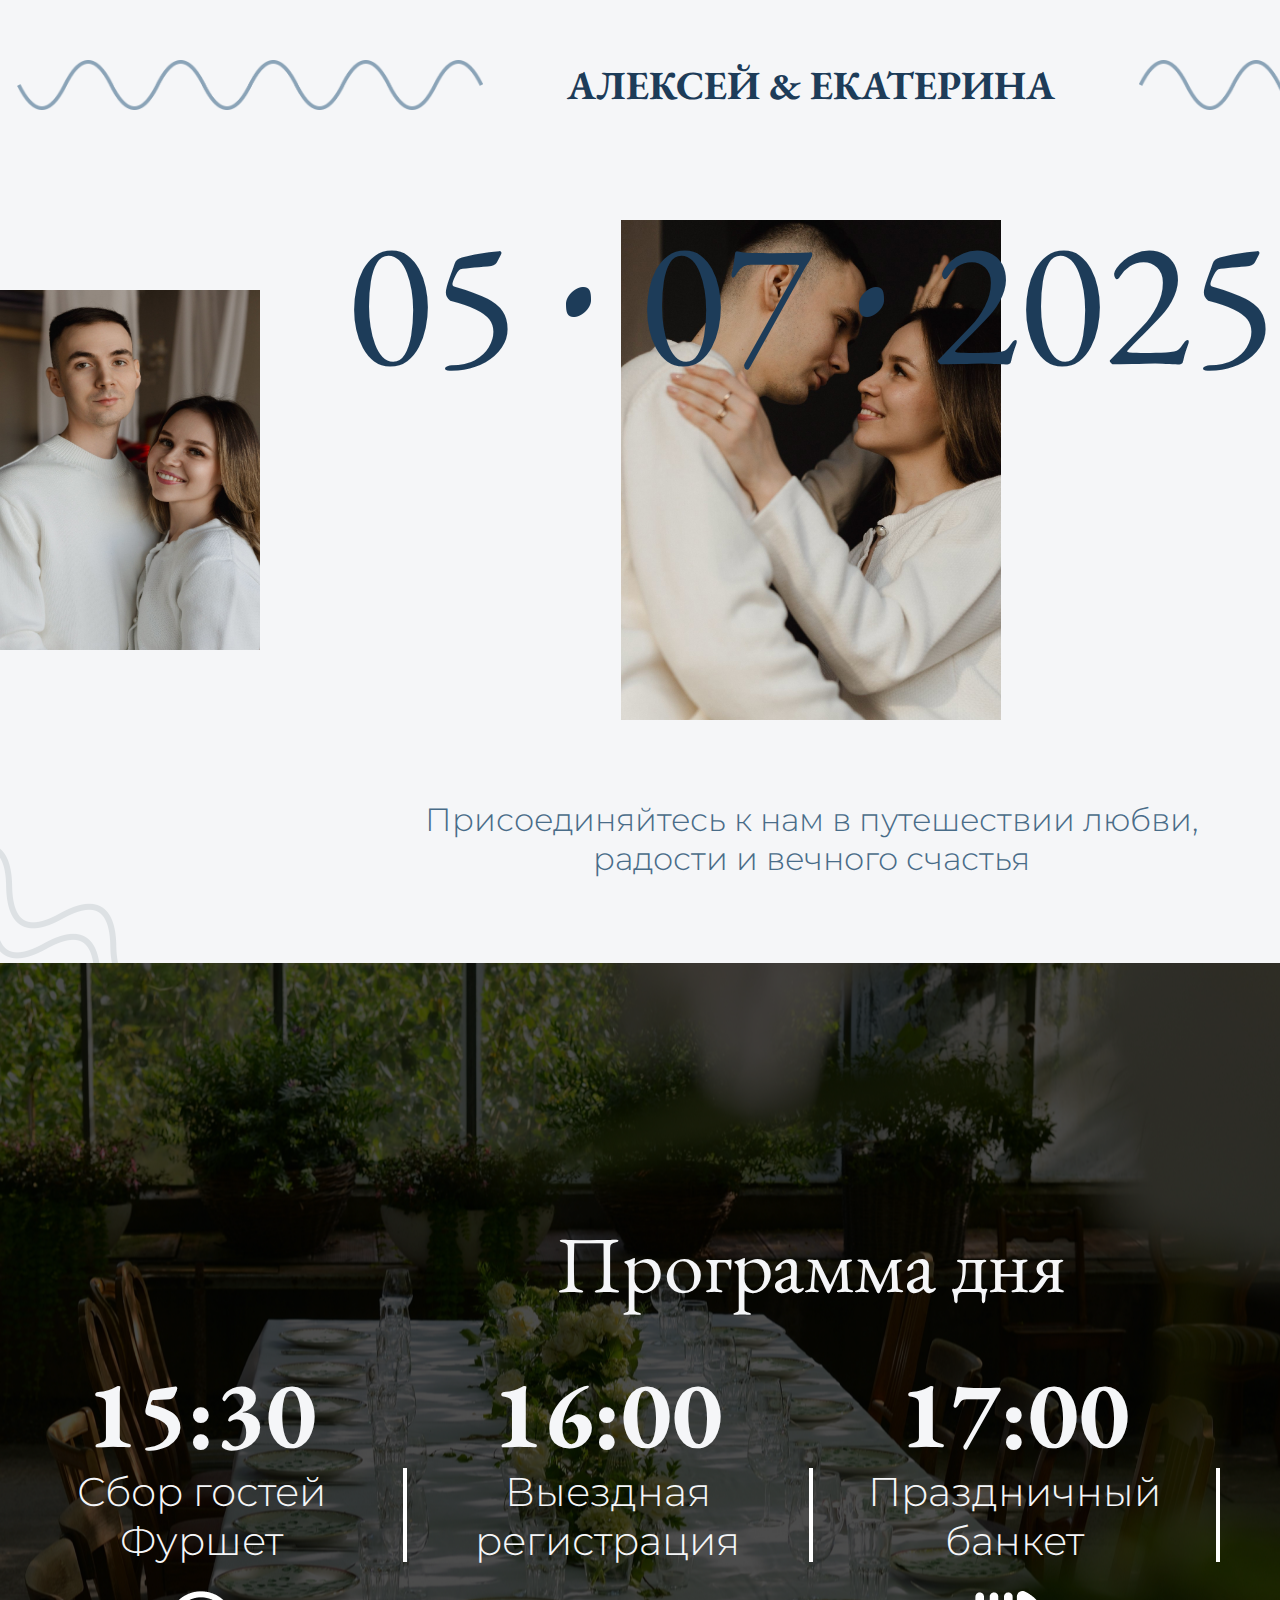
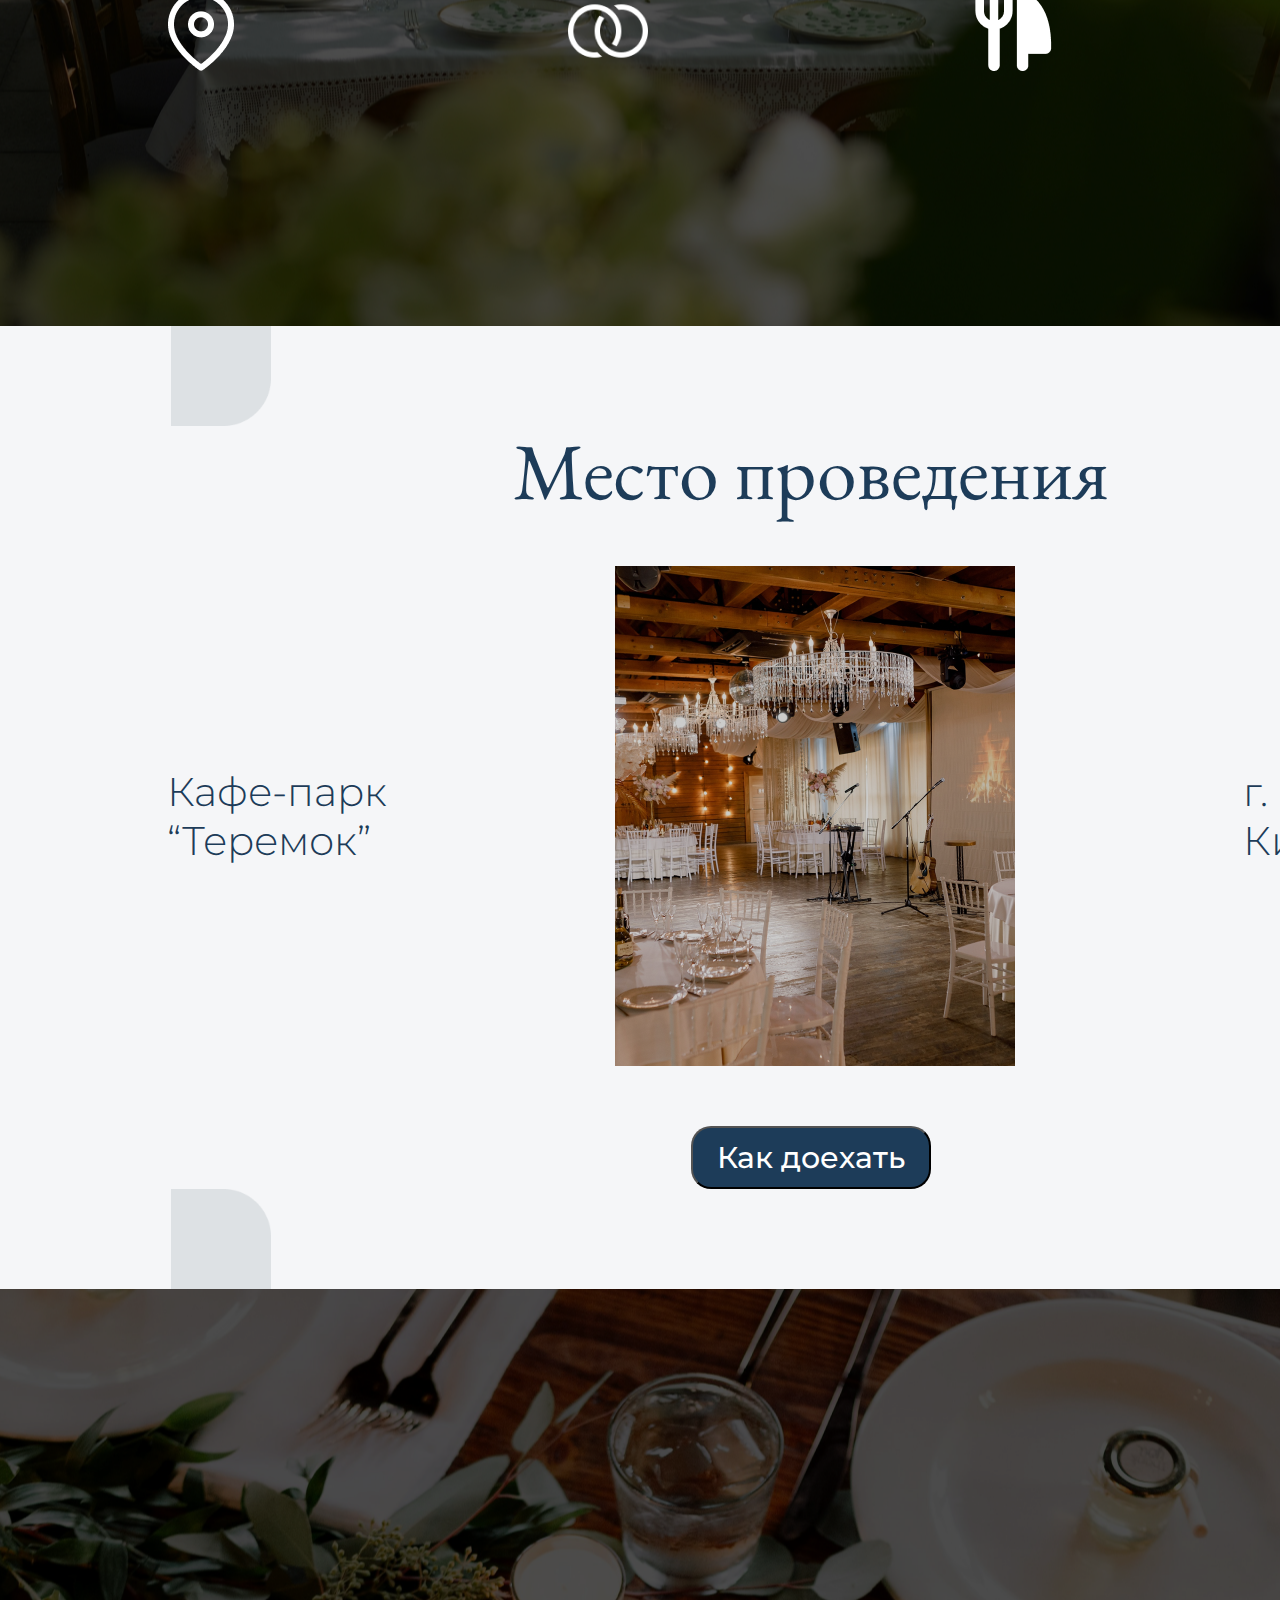
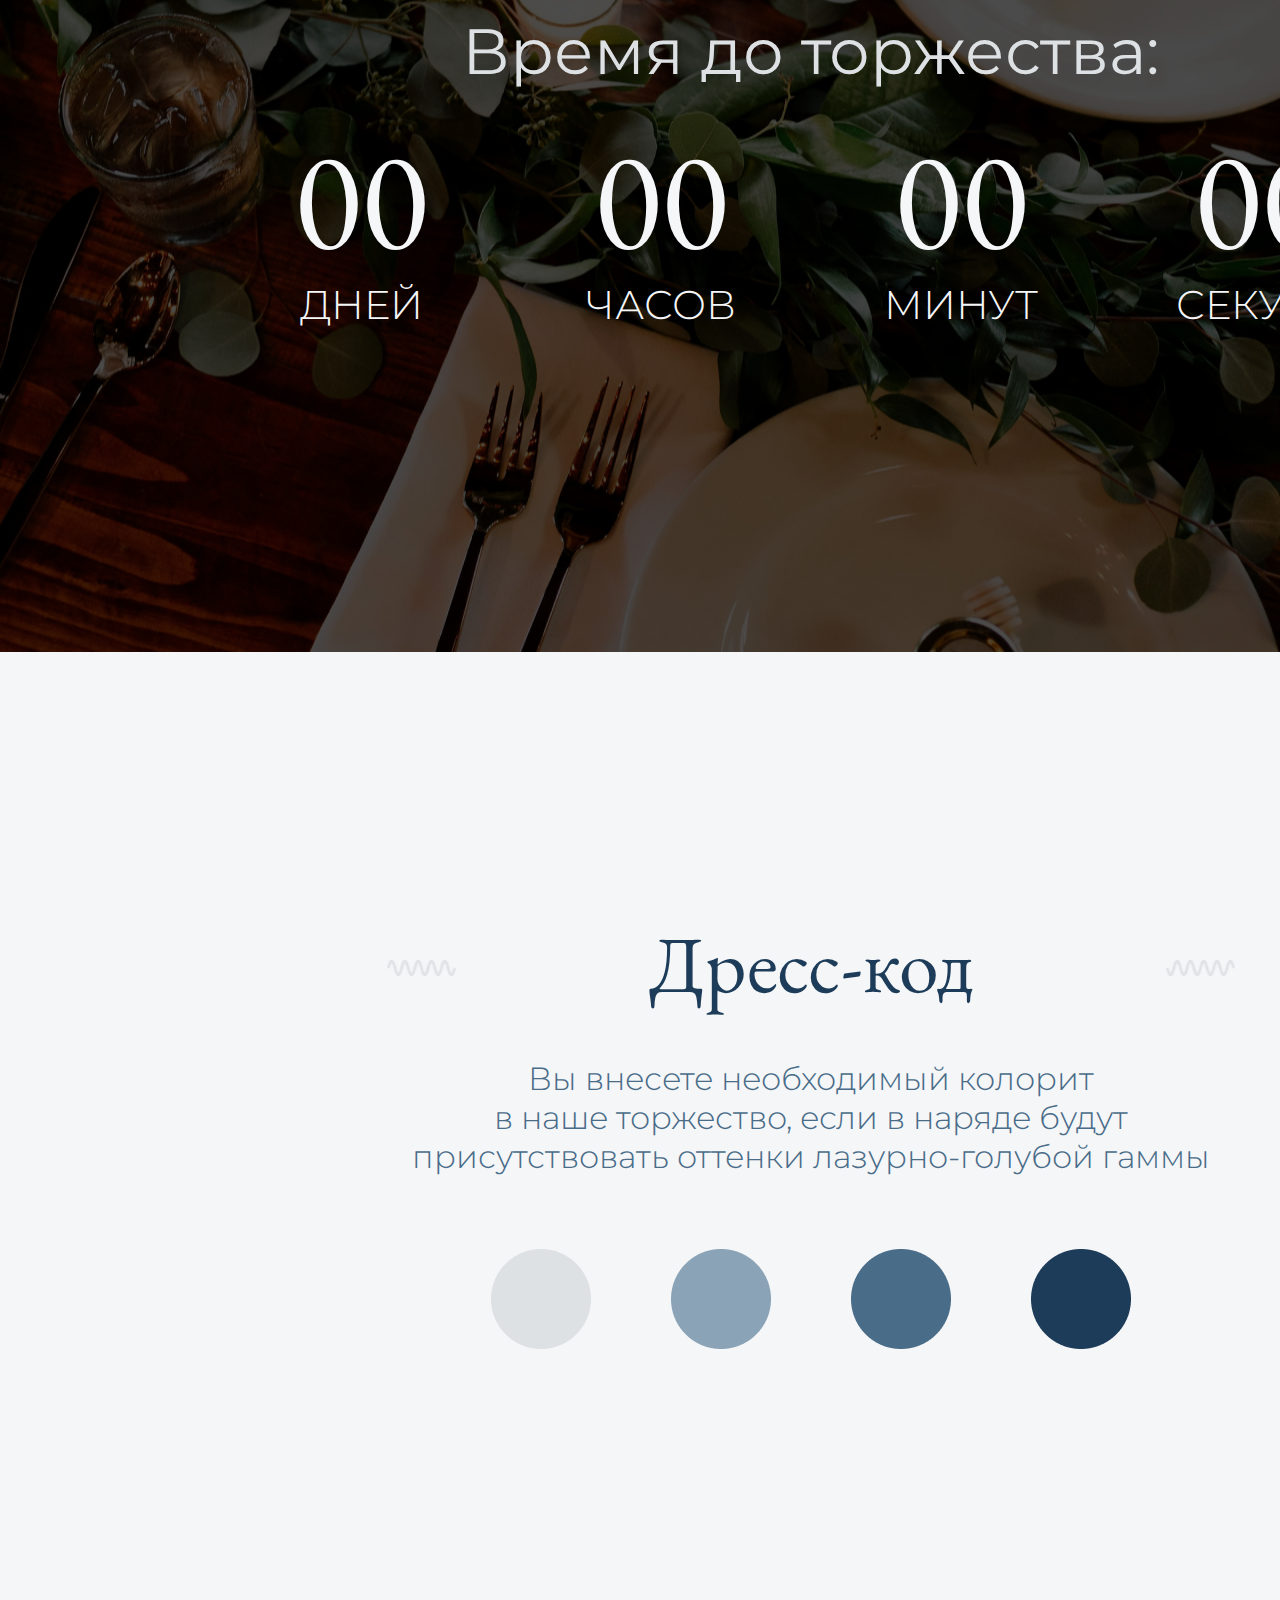
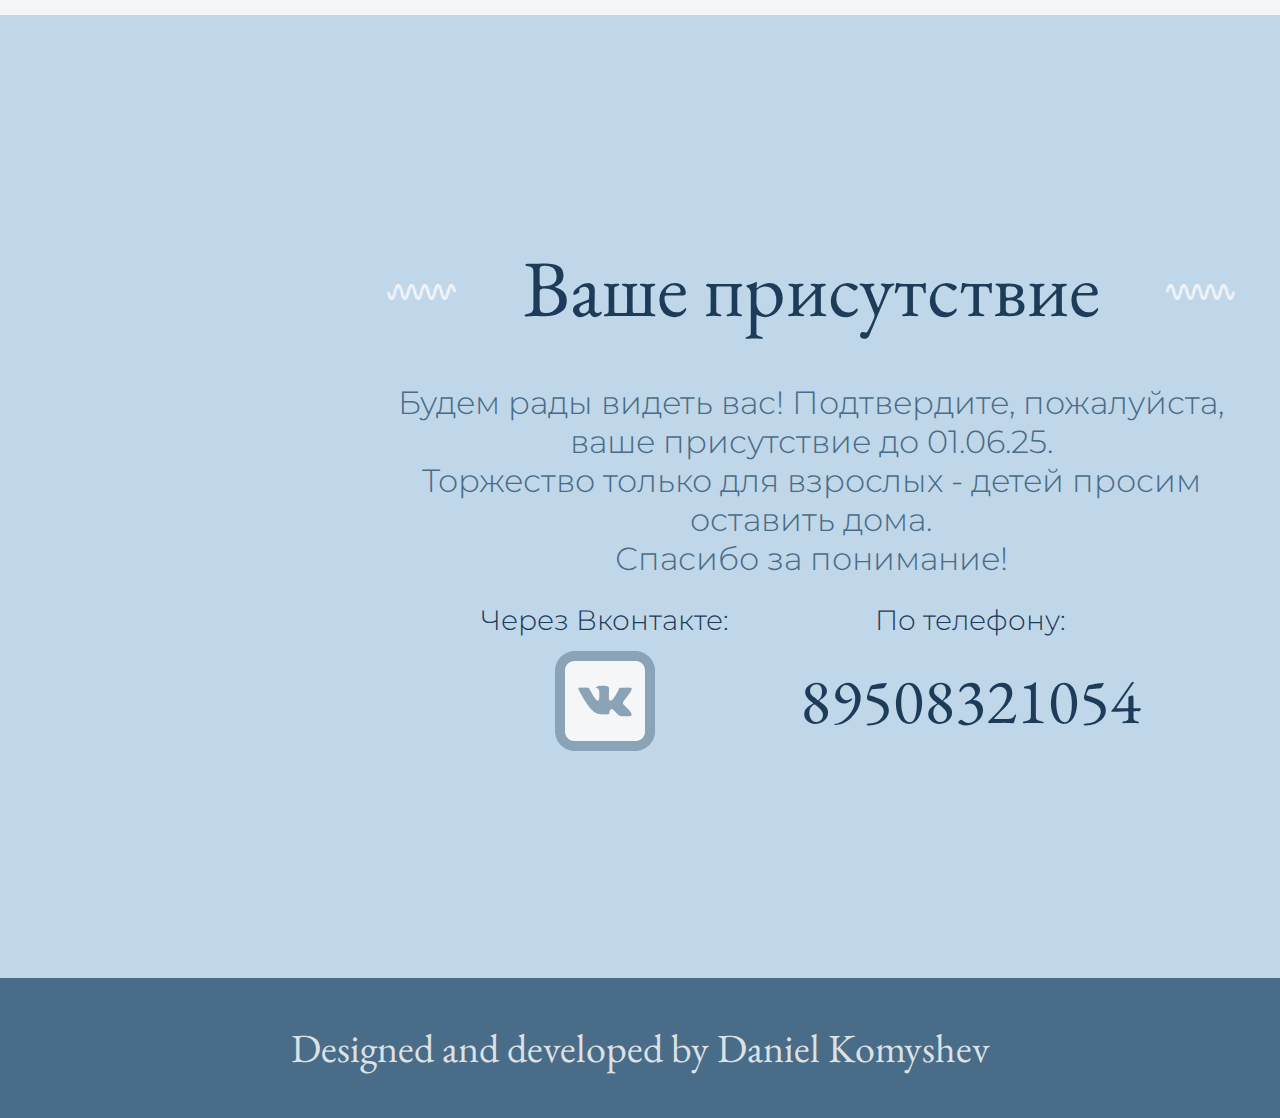
<file: index.html>
<!DOCTYPE html>
<html lang="en">
<head>
    <meta charset="UTF-8">
    <meta name="viewport" content="width=device-width, initial-scale=1.0">
    <title>wedding website</title>
    <link rel="stylesheet" href="./css/style.css">
    <script src="https://ajax.googleapis.com/ajax/libs/jquery/3.7.1/jquery.min.js"></script>
    <script src="./js/script.js"></script>
</head>
<body>
    <header>
        <div class="header">
            <div class="size-container">
                <div class="header-content">
                    <div class="headone wave"></div>
                    <h1 class="header-text">АЛЕКСЕЙ & ЕКАТЕРИНА</h1>
                    <div class="headtwo wave"></div>
                </div>
            </div>
        </div>
    </header>
    <main>
        <div class="main-container">
            <div class="size-container">
                <div class="main-content">
                    <div class="wed-time">
                        <h1 class="num">05</h1>
                        <img src="./img/ellipse.png" alt="dote" class="ellipse">
                        <h1 class="num">07</h1>
                        <img src="./img/ellipse.png" alt="dote" class="ellipse">
                        <h1 class="num">2025</h1>
                    </div>
                    <div class="photos">
                        <img src="./img/left.jpg" alt="photo" class="corner-photo">
                        <img src="./img/front-2.jpg" alt="photo" class="mid-photo">
                        <img src="./img/right.jpg" alt="photo" class="corner-photo">
                    </div>
                    <h1 class="speach">Присоединяйтесь к нам в путешествии любви, радости и вечного счастья</h1>
                    <img src="./img/wave_corner_1.png" alt="wave" class="left-wave">
                    <img src="./img/wave_corner_2.png" alt="wave" class="right-wave">
                </div>
            </div>
        </div>
        <div class="plan-container">
            <div class="size-container">
                <div class="plan-content">
                    <h1 class="plan-text">Программа дня</h1>
                    <div class="schedule">
                        <div class="sched-block">
                            <div class="sched-text">
                                <h1 class="time">15:30</h1>
                                <p class="info">Сбор гостей Фуршет</p>
                            </div>
                            <img src="./img/pin_ico.png" alt="pin" class="event-ico">
                        </div>
                        <div class="divider"></div>
                        <div class="sched-block">
                            <div class="sched-text">
                                <h1 class="time">16:00</h1>
                                <p class="info">Выездная регистрация</p>
                            </div>
                            <img src="./img/rings_ico.png" alt="rings" class="event-ico">
                        </div>
                        <div class="divider"></div>
                        <div class="sched-block">
                            <div class="sched-text">
                                <h1 class="time">17:00</h1>
                                <p class="info">Праздничный банкет</p>
                            </div>
                            <img src="./img/fork_ico.png" alt="fork" class="event-ico">
                        </div>
                        <div class="divider"></div>
                        <div class="sched-block">
                            <div class="sched-text">
                                <h1 class="time">22:00</h1>
                                <p class="info crack">After<br>party</p>
                            </div>
                            <img src="./img/crackers_ico.png" alt="crackers" class="event-ico">
                        </div>
                    </div>
                </div>
            </div>
        </div>
        <div class="place-container">
            <div class="size-container">
                <div class="plan-content">
                    <div class="corners">
                        <img src="./img/rectangle.png" alt="corner" class="corner one">
                        <img src="./img/rectangle.png" alt="corner" class="corner two">
                    </div>
                    <h1 class="place-header">Место проведения</h1>
                    <div class="place">
                        <p class="adress">Кафе-парк<br>“Теремок”</p>
                        <img src="./img/place.png" alt="place" class="place-img">
                        <p class="adress">г. Ижевск<br>Кирова, 10</p>
                    </div>
                    <div class="waves-vert">
                        <img src="./img/wave_vert.png" alt="wave" class="wave1">
                        <img src="./img/wave_vert.png" alt="wave" class="wave2">
                    </div>
                    <input type="button" value="Как доехать" class="place-btn" onclick = "location.href = 'https://yandex.ru/maps/?um=constructor%3A44982673c25035449e0eaf9177560331ac817f248cecb61ef45f1d7a0e6ee724&source=constructorLink'">
                    <div class="corners">
                        <img src="./img/rectangle.png" alt="corner" class="corner three">
                        <img src="./img/rectangle.png" alt="corner" class="corner four">
                    </div>
                </div>
            </div>
        </div>
        <div class="time-container">
            <div class="size-container">
                <div class="plan-content">
                    <h1 class="time-header">Время до торжества:</h1>
                    <div class="timer">
                        <div class="digit">
                            <h1 class="int" id="day">00</h1>
                            <h2 class="int-text" id="day-text"></h2>
                        </div>
                        <div class="digit">
                            <h1 class="int" id="hour">00</h1>
                            <h2 class="int-text" id="hour-text"></h2>
                        </div>
                        <div class="digit">
                            <h1 class="int" id="minute">00</h1>
                            <h2 class="int-text" id="minute-text"></h2>
                        </div>
                        <div class="digit">
                            <h1 class="int" id="second">00</h1>
                            <h2 class="int-text" id="second-text"></h2>
                        </div>
                    </div>
                </div>
            </div>
        </div>
        <div class="dress-container">
            <div class="size-container">
                <div class="plan-content">
                    <div class="dress-header-block">
                        <div class="dresscode1 waves"></div>
                        <h1 class="dress-header">Дресс-код</h1>
                        <div class="dresscode2 waves"></div>
                    </div>
                    <div class="waves-vert">
                        <img src="./img/wave_vert.png" alt="wave" class="wave1">
                        <img src="./img/wave_vert.png" alt="wave" class="wave2">
                    </div>
                    <p class="dress-info">Вы внесете необходимый колорит<br>в наше торжество, если в наряде будут<br>присутствовать оттенки лазурно-голубой гаммы</p>
                    <div class="colors">
                        <img src="./img/white.png" alt="circle" class="circle">
                        <img src="./img/light-blue.png" alt="circle" class="circle">
                        <img src="./img/blue.png" alt="circle" class="circle">
                        <img src="./img/dark-blue.png" alt="circle" class="circle">
                    </div>
                </div>
            </div>
        </div>
        <div class="end-container">
            <div class="size-container">
                <div class="plan-content">
                    <div class="dress-header-block end">
                        <div class="invite1 waves"></div>
                        <h1 class="dress-header">Ваше присутствие</h1>
                        <div class="invite2 waves"></div>
                    </div>
                    <div class="waves-vert">
                        <img src="./img/wave_vert_2.png" alt="wave" class="wave1">
                        <img src="./img/wave_vert_2.png" alt="wave" class="wave2">
                    </div>
                    <p class="dress-info">Будем рады видеть вас! Подтвердите, пожалуйста, ваше присутствие до 01.06.25.<br>Торжество только для взрослых - детей просим оставить дома.<br>Спасибо за понимание!</p>
                    <div class="contacts">
                        <div class="cont-block">
                            <h1 class="head">Через Вконтакте:</h1>
                            <input type="button" class="vk-ico" onclick = "location.href = 'https://vk.com/katerina_dmtrvna'">
                        </div>
                        <div class="cont-block">
                            <h1 class="head">По телефону:</h1>
                            <p class="number">89508321054</p>
                        </div>
                    </div>
                </div>
            </div>
        </div>
    </main>
    <footer>
        <div class="footer">
            <a href="https://t.me/bruhmomento77" class="dev-dm">Designed and developed by Daniel Komyshev</a>
        </div>
    </footer>
</body>
</html>
</file>
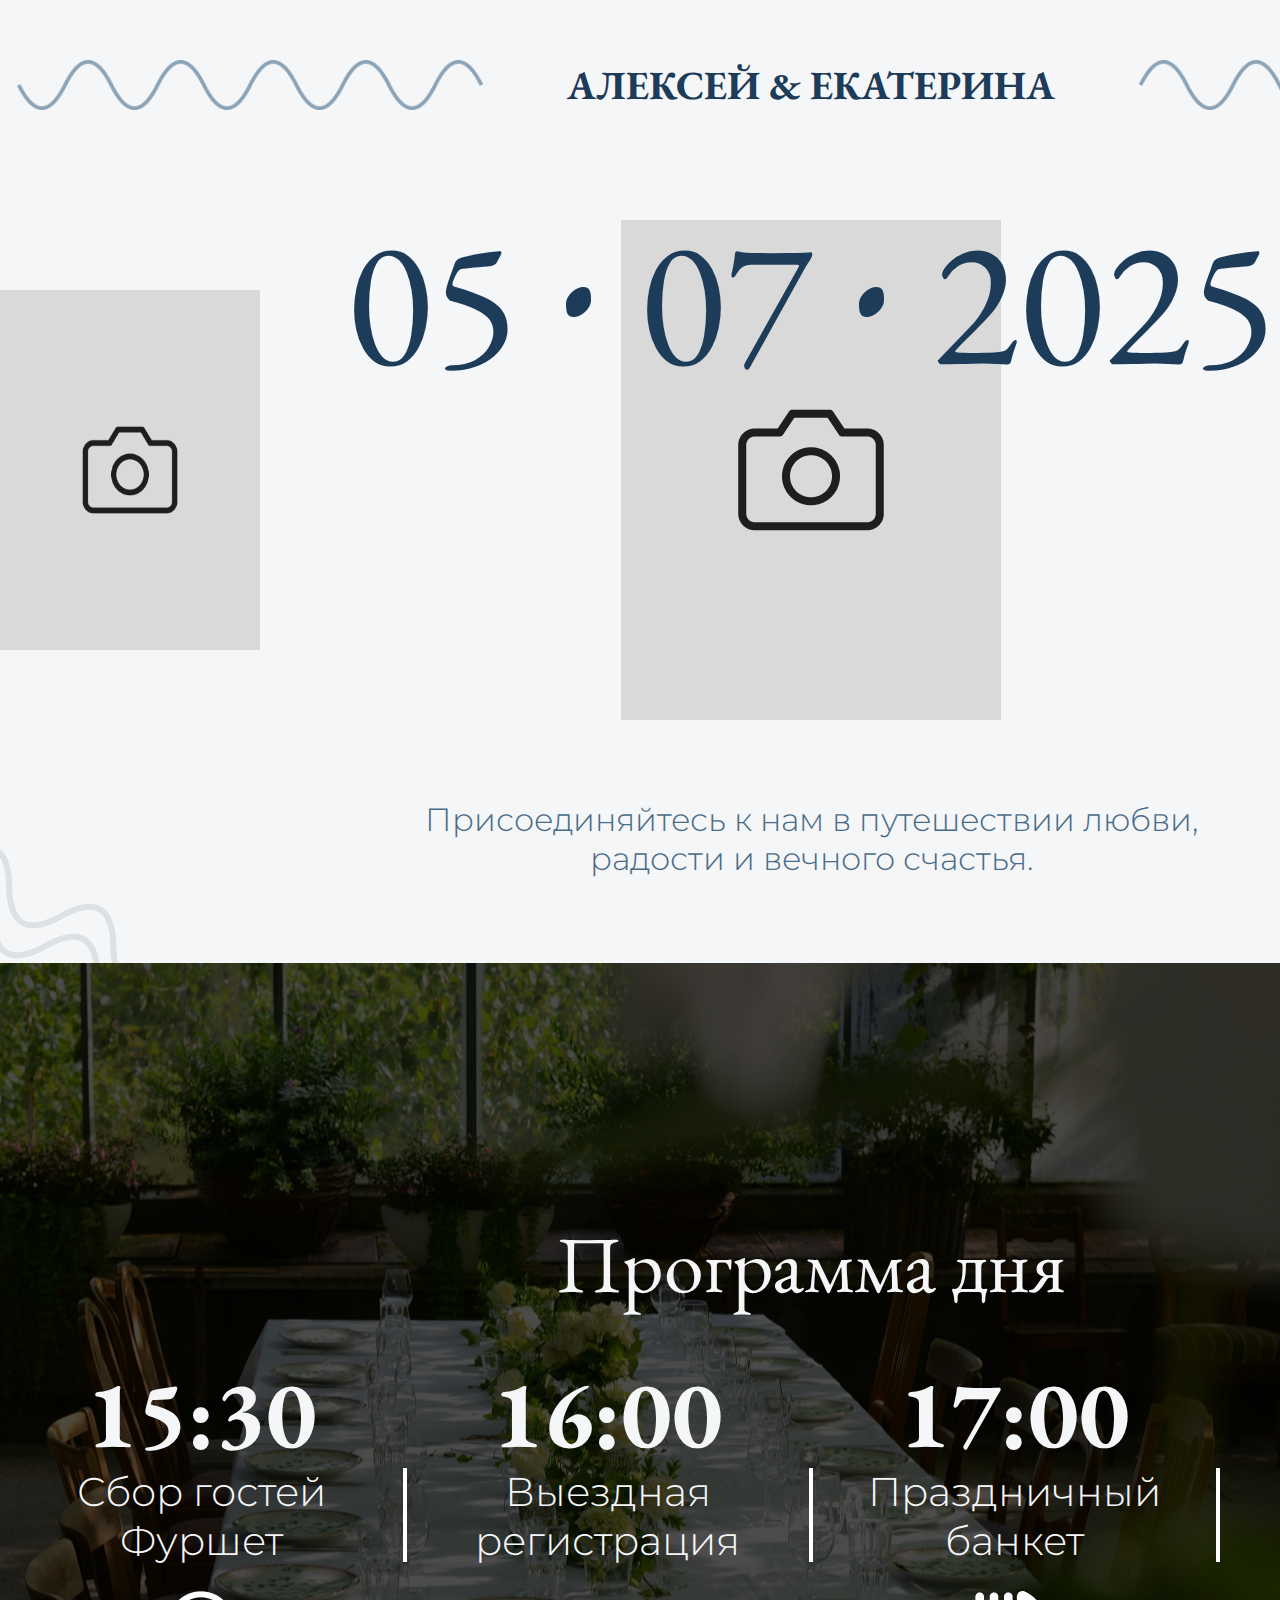
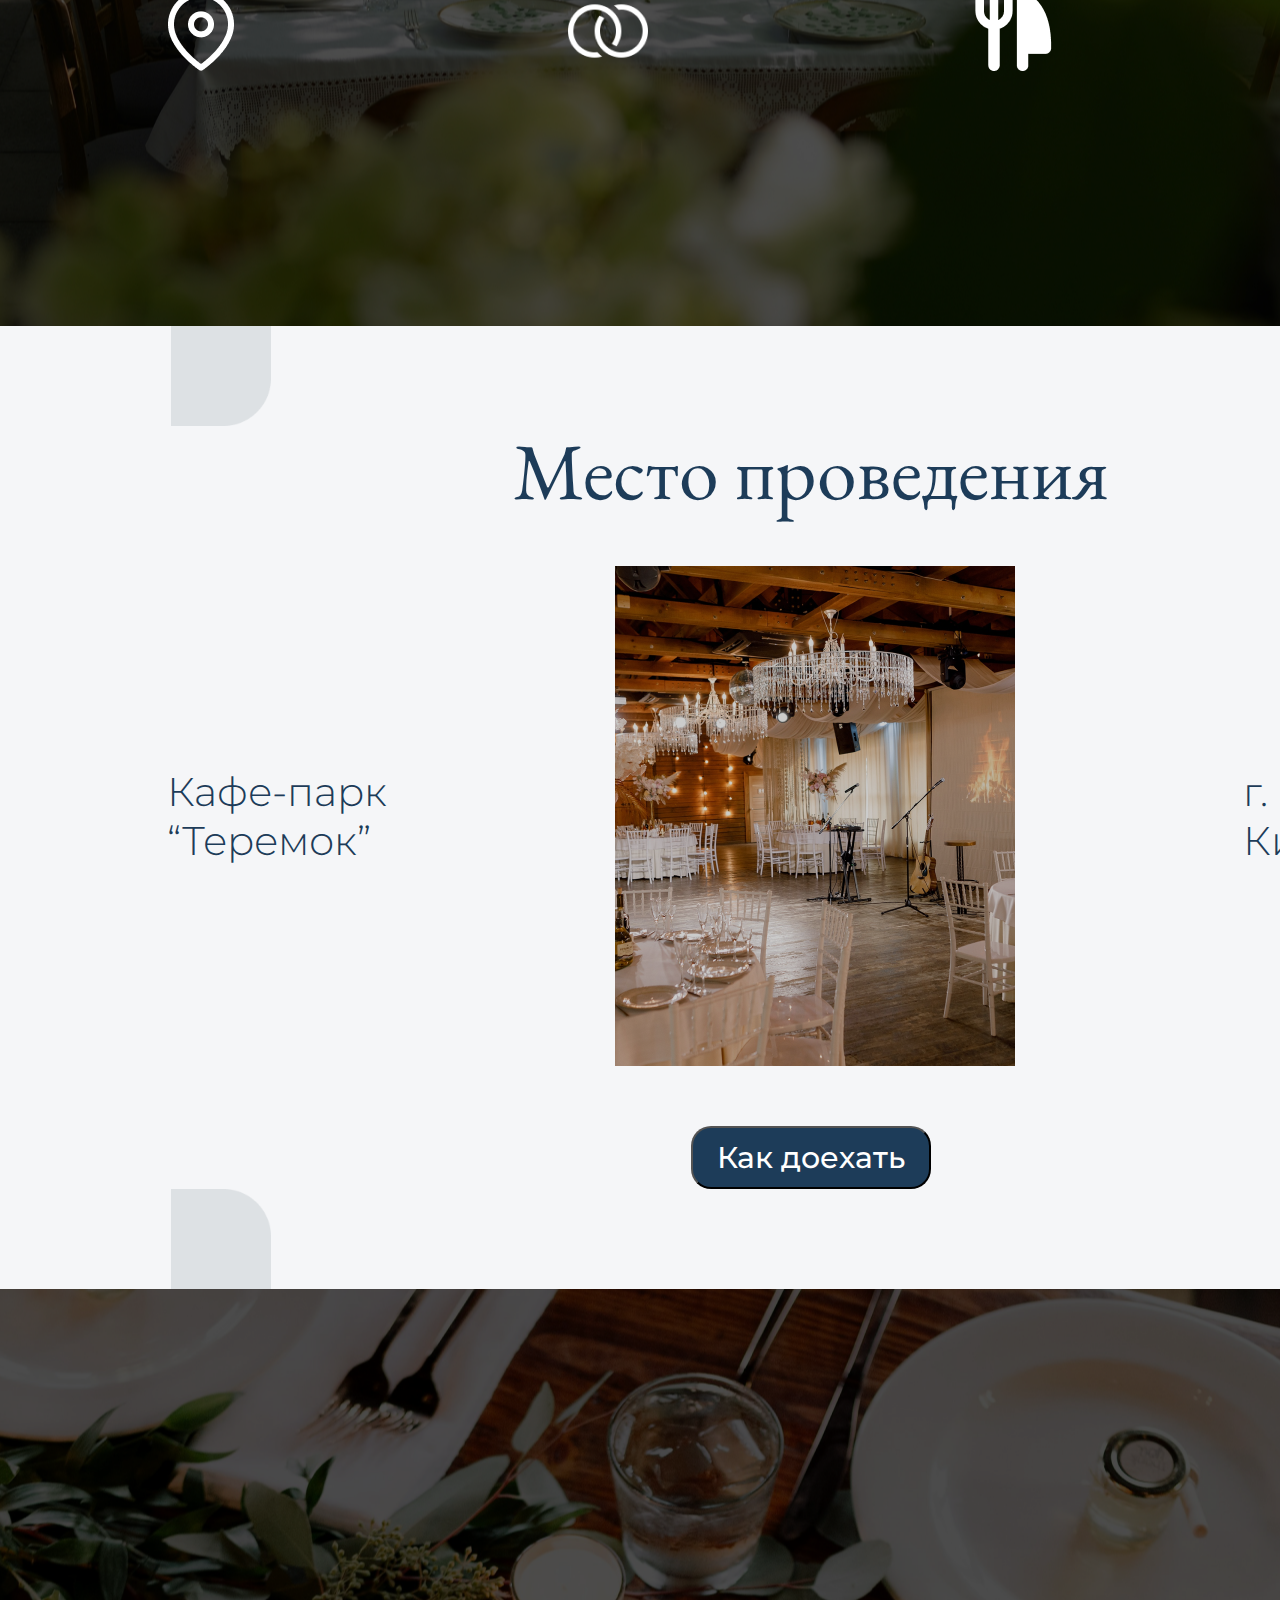
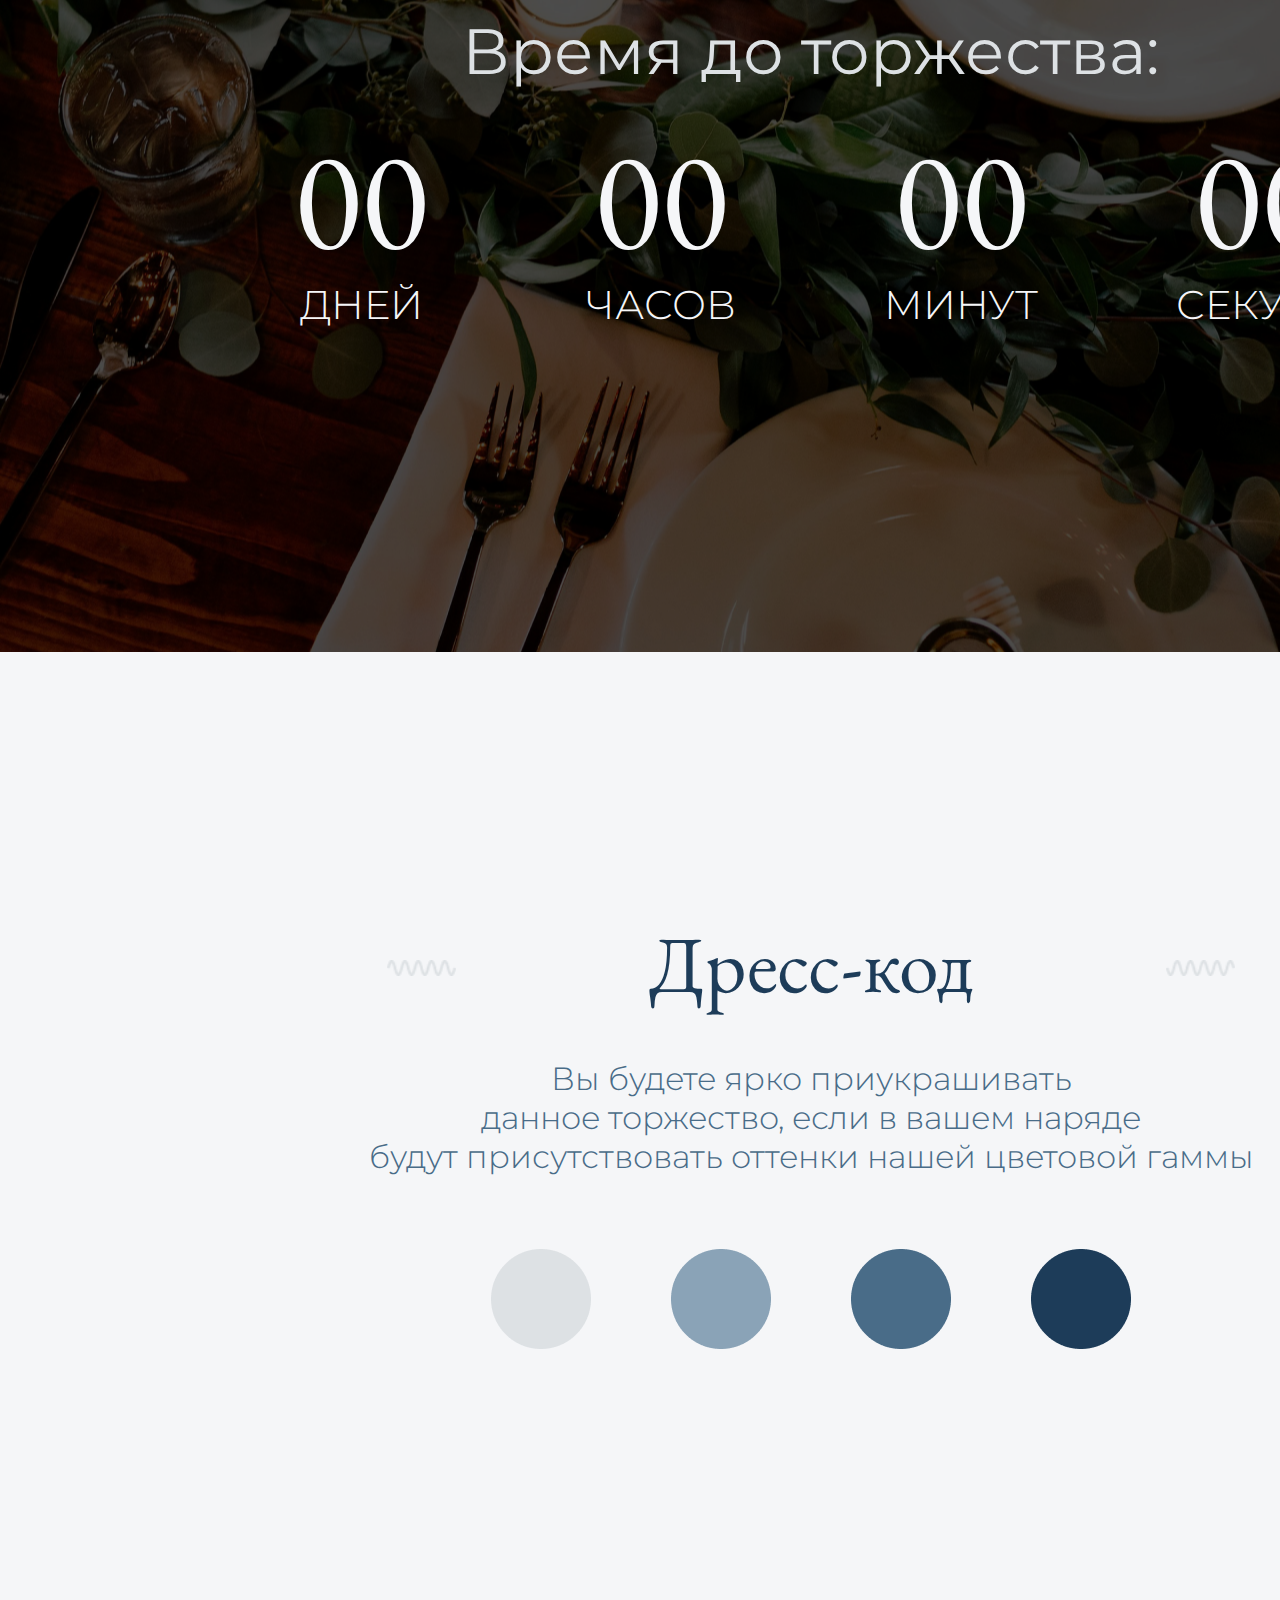
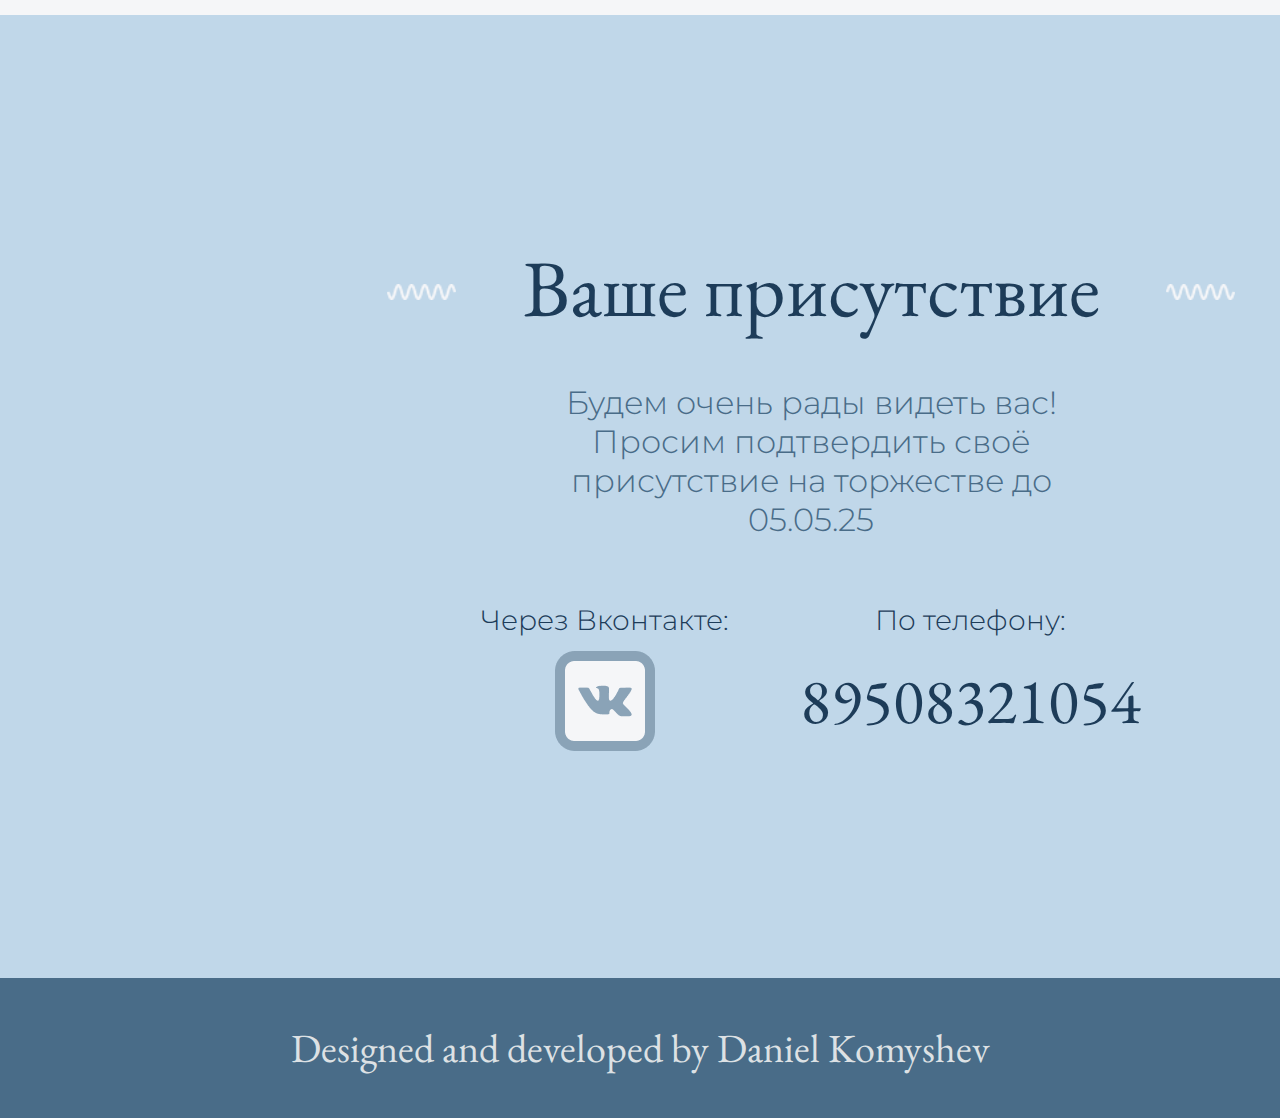
<file: main.html>
<!DOCTYPE html>
<html lang="en">
<head>
    <meta charset="UTF-8">
    <meta name="viewport" content="width=device-width, initial-scale=1.0">
    <title>wedding website</title>
    <link rel="stylesheet" href="./css/style.css">
    <script src="https://ajax.googleapis.com/ajax/libs/jquery/3.7.1/jquery.min.js"></script>
    <script src="./js/script.js"></script>
</head>
<body>
    <header>
        <div class="header">
            <div class="size-container">
                <div class="header-content">
                    <div class="headone wave"></div>
                    <h1 class="header-text">АЛЕКСЕЙ & ЕКАТЕРИНА</h1>
                    <div class="headtwo wave"></div>
                </div>
            </div>
        </div>
    </header>
    <main>
        <div class="main-container">
            <div class="size-container">
                <div class="main-content">
                    <div class="wed-time">
                        <h1 class="num">05</h1>
                        <img src="./img/ellipse.png" alt="dote" class="ellipse">
                        <h1 class="num">07</h1>
                        <img src="./img/ellipse.png" alt="dote" class="ellipse">
                        <h1 class="num">2025</h1>
                    </div>
                    <div class="photos">
                        <img src="./img/example.png" alt="photo" class="corner-photo">
                        <img src="./img/example.png" alt="photo" class="mid-photo">
                        <img src="./img/example.png" alt="photo" class="corner-photo">
                    </div>
                    <h1 class="speach">Присоединяйтесь к нам в путешествии любви, радости и вечного счастья.</h1>
                    <img src="./img/wave_corner_1.png" alt="wave" class="left-wave">
                    <img src="./img/wave_corner_2.png" alt="wave" class="right-wave">
                </div>
            </div>
        </div>
        <div class="plan-container">
            <div class="size-container">
                <div class="plan-content">
                    <h1 class="plan-text">Программа дня</h1>
                    <div class="schedule">
                        <div class="sched-block">
                            <div class="sched-text">
                                <h1 class="time">15:30</h1>
                                <p class="info">Сбор гостей Фуршет</p>
                            </div>
                            <img src="./img/pin_ico.png" alt="pin" class="event-ico">
                        </div>
                        <div class="divider"></div>
                        <div class="sched-block">
                            <div class="sched-text">
                                <h1 class="time">16:00</h1>
                                <p class="info">Выездная регистрация</p>
                            </div>
                            <img src="./img/rings_ico.png" alt="rings" class="event-ico">
                        </div>
                        <div class="divider"></div>
                        <div class="sched-block">
                            <div class="sched-text">
                                <h1 class="time">17:00</h1>
                                <p class="info">Праздничный банкет</p>
                            </div>
                            <img src="./img/fork_ico.png" alt="fork" class="event-ico">
                        </div>
                        <div class="divider"></div>
                        <div class="sched-block">
                            <div class="sched-text">
                                <h1 class="time">22:00</h1>
                                <p class="info crack">After<br>party</p>
                            </div>
                            <img src="./img/crackers_ico.png" alt="crackers" class="event-ico">
                        </div>
                    </div>
                </div>
            </div>
        </div>
        <div class="place-container">
            <div class="size-container">
                <div class="plan-content">
                    <div class="corners">
                        <img src="./img/rectangle.png" alt="corner" class="corner one">
                        <img src="./img/rectangle.png" alt="corner" class="corner two">
                    </div>
                    <h1 class="place-header">Место проведения</h1>
                    <div class="place">
                        <p class="adress">Кафе-парк<br>“Теремок”</p>
                        <img src="./img/place.png" alt="place" class="place-img">
                        <p class="adress">г. Ижевск<br>Кирова, 10</p>
                    </div>
                    <div class="waves-vert">
                        <img src="./img/wave_vert.png" alt="wave" class="wave1">
                        <img src="./img/wave_vert.png" alt="wave" class="wave2">
                    </div>
                    <input type="button" value="Как доехать" class="place-btn" onclick = "location.href = 'https://yandex.ru/maps/?um=constructor%3A44982673c25035449e0eaf9177560331ac817f248cecb61ef45f1d7a0e6ee724&source=constructorLink'">
                    <div class="corners">
                        <img src="./img/rectangle.png" alt="corner" class="corner three">
                        <img src="./img/rectangle.png" alt="corner" class="corner four">
                    </div>
                </div>
            </div>
        </div>
        <div class="time-container">
            <div class="size-container">
                <div class="plan-content">
                    <h1 class="time-header">Время до торжества:</h1>
                    <div class="timer">
                        <div class="digit">
                            <h1 class="int" id="day">00</h1>
                            <h2 class="int-text" id="day-text"></h2>
                        </div>
                        <div class="digit">
                            <h1 class="int" id="hour">00</h1>
                            <h2 class="int-text" id="hour-text"></h2>
                        </div>
                        <div class="digit">
                            <h1 class="int" id="minute">00</h1>
                            <h2 class="int-text" id="minute-text"></h2>
                        </div>
                        <div class="digit">
                            <h1 class="int" id="second">00</h1>
                            <h2 class="int-text" id="second-text"></h2>
                        </div>
                    </div>
                </div>
            </div>
        </div>
        <div class="dress-container">
            <div class="size-container">
                <div class="plan-content">
                    <div class="dress-header-block">
                        <div class="dresscode1 waves"></div>
                        <h1 class="dress-header">Дресс-код</h1>
                        <div class="dresscode2 waves"></div>
                    </div>
                    <div class="waves-vert">
                        <img src="./img/wave_vert.png" alt="wave" class="wave1">
                        <img src="./img/wave_vert.png" alt="wave" class="wave2">
                    </div>
                    <p class="dress-info">Вы будете ярко приукрашивать<br>данное торжество, если в вашем наряде<br>будут присутствовать оттенки нашей цветовой гаммы</p>
                    <div class="colors">
                        <img src="./img/white.png" alt="circle" class="circle">
                        <img src="./img/light-blue.png" alt="circle" class="circle">
                        <img src="./img/blue.png" alt="circle" class="circle">
                        <img src="./img/dark-blue.png" alt="circle" class="circle">
                    </div>
                </div>
            </div>
        </div>
        <div class="end-container">
            <div class="size-container">
                <div class="plan-content">
                    <div class="dress-header-block end">
                        <div class="invite1 waves"></div>
                        <h1 class="dress-header">Ваше присутствие</h1>
                        <div class="invite2 waves"></div>
                    </div>
                    <div class="waves-vert">
                        <img src="./img/wave_vert_2.png" alt="wave" class="wave1">
                        <img src="./img/wave_vert_2.png" alt="wave" class="wave2">
                    </div>
                    <p class="dress-info">Будем очень рады видеть вас!<br>Просим подтвердить своё<br>присутствие на торжестве до<br>05.05.25</p>
                    <div class="contacts">
                        <div class="cont-block">
                            <h1 class="head">Через Вконтакте:</h1>
                            <input type="button" class="vk-ico" onclick = "location.href = 'https://vk.com/katerina_dmtrvna'">
                        </div>
                        <div class="cont-block">
                            <h1 class="head">По телефону:</h1>
                            <p class="number">89508321054</p>
                        </div>
                    </div>
                </div>
            </div>
        </div>
    </main>
    <footer>
        <div class="footer">
            <a href="https://t.me/bruhmomento77" class="dev-dm">Designed and developed by Daniel Komyshev</a>
        </div>
    </footer>
</body>
</html>
</file>
<file: css/style.css>
@font-face {
    font-family: gara;
    src: url(../fonts/EBGaramond-VariableFont_wght.ttf);
}
@font-face {
    font-family: mont;
    src: url(../fonts/Montserrat-VariableFont_wght.ttf);
}
*{
    margin: 0;
    padding: 0;
}
.size-container
{
    width: 1622px;
    height: auto;
    margin: 0 auto;
}
.header
{
    background-color: #F5F6F8;
    width: 100%;
    height: 170px;
}
.header-content
{
    height: 170px;
    display: flex;
    justify-content: space-between;
    align-items: center;
}
.wave
{
    background: url("../img/wave_horiz.png") no-repeat center;
    background-size:contain;
    width: 500px;
    height: 50px;
}
.headtwo
{
    transform: scaleX(-1);
}
.header-text
{
    font-family: gara;
    font-style: normal;
    font-weight: 700;
    font-size: 40px;
    line-height: 45px;
    color: #1D3C59;
}
.main-container
{
    background-color: #F5F6F8;
    width: 100%;
    height: 793px;
}
.main-content
{
    height: 793px;
    display: flex;
    align-items: center;
    flex-direction: column;
}
.wed-time
{
    display: flex;
    width: 930px;
    height: 204px;
    justify-content: space-between;
    align-items: center;
    position: absolute;
    z-index: 2;
    margin-top: 30px;
}
.num
{
    font-family: gara;
    font-style: normal;
    font-weight: 400;
    font-size: 180px;
    line-height: 202px;
    color: #1D3C59;
    height: 204px;
}
.ellipse
{
    width: 25px;
    height: 30px;
}
.photos
{
    width: 100%;
    display: flex;
    justify-content: space-between;
    align-items: center;
    position: relative;
    z-index: 1;
    margin-top: 50px;
}
.corner-photo
{
    height: 360px;
    width: 260px;
}
.mid-photo
{
    height: 500px;
    width: 380px;
    object-fit: cover;
}
.speach
{
    font-family: mont;
    font-style: normal;
    font-weight: 300;
    font-size: 32px;
    line-height: 39px;
    text-align: center;
    color: #496C88;
    width: 776px;
    height: 78px;
    margin-top: 80px;
    position: relative;
    z-index: 1;
}
.left-wave
{
    height: 210px;
    width: 300px;
    position: absolute;
    z-index: 2;
    margin-top: 583px;
    margin-right: 1620px;
}
.right-wave
{
    height: 210px;
    width: 300px;
    position: absolute;
    z-index: 2;
    margin-top: 583px;
    margin-left: 1620px;
}
.plan-container
{
    height: 963px;
    width: 100%;
    background: url("../img/prog_back.png") no-repeat center;
}
.plan-content
{
    height: 963px;
    display: flex;
    align-items: center;
    flex-direction: column;
    justify-content: center;
}
.plan-text
{
    font-family: gara;
    font-style: normal;
    font-weight: 400;
    font-size: 80px;
    line-height: 90px;
    text-align: center;
    color: #F5F6F8;
    height: 90px;
    width: 700px;
    margin-bottom: 50px;
}
.schedule
{
    display: flex;
    align-items: center;
    justify-content: space-evenly;
    width: 100%;
}
.time
{
    width: 260px;
    height: 108px;
    font-family: gara;
    font-style: normal;
    font-weight: 700;
    font-size: 96px;
    line-height: 108px;
    text-align: center;
    color: #F5F6F8;
}
.info
{
    height: 98px;
    width: 300px;
    font-family: mont;
    font-style: normal;
    font-weight: 300;
    font-size: 40px;
    line-height: 49px;
    text-align: center;
    color: #F5F6F8;
}
.event-ico
{
    margin-top: 26px;
    width: 80px;
    height: 80px;
}
.sched-block
{
    display: flex;
    flex-direction: column;
    align-items: center;
    justify-content: center;
}
.sched-text
{
    display: flex;
    flex-direction: column;
    align-items: center;
}
.divider
{
    border: 2px solid #FFFFFF;
    height: 90px;
}
.place-container
{
    background-color: #F5F6F8;
    width: 100%;
    height: 963px;
}
.corners
{
    display: flex;
    justify-content: space-between;
    width: 100vw;
}
.one
{
    transform: rotate(-270deg);
}
.two
{
    transform: rotate(-180deg);
}
.four
{
    transform: rotate(-90deg);
}
.corner 
{
    position: relative;
    width: 100px;
    height: 100px;
}
.waves-vert
{
    display: flex;
    width: 1820px;
    align-items: center;
    justify-content: space-between;
    position: absolute;
    z-index: 2;
}
.wave1
{
    height: 200px;
    width: 30px;
}
.wave2
{
    height: 200px;
    width: 30px;
    transform: scaleY(-1);
}
.place-header
{
    font-family: gara;
    font-style: normal;
    font-weight: 400;
    font-size: 80px;
    line-height: 90px;
    text-align: center;
    color: #1D3C59;
    width: 700px;
    height: 90px;
    margin-bottom: 50px;
}
.place
{
    width: 1288px;
    display: flex;
    align-items: center;
    justify-content: space-between;
}
.adress
{
    font-family: mont;
    font-style: normal;
    font-weight: 300;
    font-size: 40px;
    line-height: 49px;
    color: #1D3C59;
}
.place-img
{
    width: 400px;
    height: 500px;
}
.place-btn
{
    background: #1D3C59;
    border-radius: 20px;
    font-family: mont;
    font-style: normal;
    font-weight: 500;
    font-size: 30px;
    line-height: 37px;
    color: #FFFFFF;
    width: 240px;
    height: 80px;
    margin-top: 60px;
    cursor: pointer;
}
.time-container
{
    height: 963px;
    width: 100%;
    background: url("../img/time_back.png") no-repeat center;
}
.time-header
{
    font-family: mont;
    font-style: normal;
    font-weight: 400;
    font-size: 64px;
    line-height: 78px;
    text-align: center;
    color: #DDE1E4;
    width: 700px;
    height: 78px;
    margin-bottom: 30px;
}
.timer
{
    display: flex;
}
.int
{
    font-family: gara;
    font-style: normal;
    font-weight: 400;
    font-size: 140px;
    line-height: 158px;
    text-align: center;
    color: #F5F6F8;
    width: 300px;
    height: 160px;
}
.int-text
{
    font-family: mont;
    font-style: normal;
    font-weight: 300;
    font-size: 40px;
    line-height: 49px;
    text-align: center;
    color: #F5F6F8;
    width: 300px;
    height: 50px;
}
.digit
{
    display: flex;
    flex-direction: column;
    justify-content: center;
    align-items: center;
}
.dress-container
{
    height: 963px;
    width: 100%;
    background-color:#F5F6F8;
}
.dress-header
{
    font-family: gara;
    font-style: normal;
    font-weight: 400;
    font-size: 80px;
    line-height: 90px;
    text-align: center;
    color: #1D3C59;
    width: 700px;
    height: 90px;
}
.dress-info
{
    font-family: mont;
    font-style: normal;
    font-weight: 300;
    font-size: 32px;
    line-height: 39px;
    text-align: center;
    color: #496C88;
    height: 140px;
    width: 900px;
    margin-bottom: 50px;
}
.colors
{
    height: 100px;
    width: 640px;
    display: flex;
    align-items: center;
    justify-content: space-between;
}
.circle
{
    width: 100px;
    height: 100px;
}
.end-container
{
    height: 963px;
    width: 100%;
    background-color: #C0D7E9;
}
.head
{
    font-family: mont;
    font-style: normal;
    font-weight: 300;
    font-size: 28px;
    line-height: 34px;
    text-align: center;
    color: #1D3C59;
}
.number
{
    margin-top: 28px;
    font-family: gara;
    font-style: normal;
    font-weight: 400;
    font-size: 64px;
    line-height: 72px;
    text-align: center;
    color: #1D3C59;
}
.contacts
{
    display: flex;
    width: 660px;
    height: 148px;
    justify-content: space-between;
    margin-top: 30px;
}
.cont-block
{
    display: flex;
    flex-direction: column;
    align-items:center;
}
.vk-ico
{
    width: 100px;
    height: 100px;
    background: url("../img/vk_logo.png") no-repeat center;
    border: none;
    cursor: pointer;
    margin-top: 14px;
}
.footer
{
    width: 100%;
    height: 140px;
    background-color: #496C88;
    display: flex;
    align-items: center;
    justify-content: center;
}
.credits
{
    font-family: gara;
    font-style: normal;
    font-weight: 400;
    font-size: 40px;
    line-height: 45px;
    text-align: center;
    color: #DDE1E4;
}
.dev-dm
{
    font-family: gara;
    font-style: normal;
    font-weight: 400;
    font-size: 40px;
    line-height: 45px;
    text-align: center;
    color: #DDE1E4;
    text-decoration: none;
}
.dress-header-block
{
    display: flex;
    justify-content: space-between;
    margin-bottom: 50px;
    align-items: center;
}
.waves 
{
    width: 80px;
    height: 16px;
    margin-top: 8px;
}
.dresscode1
{
    background: url("../img/wave2.png") no-repeat center;
    background-size:contain;
}
.dresscode2
{
    background: url("../img/wave2.png") no-repeat center;
    background-size:contain;
    transform: scaleX(-1);
}
.invite1
{
    background: url("../img/wave1.png") no-repeat center;
    background-size:contain;
}
.invite2
{
    background: url("../img/wave1.png") no-repeat center;
    background-size:contain;
    transform: scaleX(-1);
}
::-webkit-scrollbar 
{
    width: 0;
    background: transparent;
}
@media (max-width: 520px){
    .main-container .plan-container .place-container .time-container .dress-container .end-container .header .footer
    {
        width: auto;
        height: auto;
        align-items: center;
        flex-direction: column;
    }
    .size-container{
        width: auto;
        height: auto;
    }
    .header-content
    {
        padding-top: 40px;
        display: flex;
    }
    .wave 
    {
        width: 50px;
        height: 10px;
        background: url("../img/smallwave.png") no-repeat center;
        background-size:contain;
    }
    .header-text
    {
        font-weight: 700;
        font-size: 32px;
        line-height: 36px;
        text-align:center;
        height: 108px;
        width: 186px;
    }
    .headone
    {
        margin-left: 40px;
    }
    .headtwo
    {
        margin-right: 40px;
    }
    .wed-time
    {
        margin-top: 80px;
        display: flex;
        flex-direction: column;
        position: static;
        width: auto;
        height: 280px;
    }
    .num
    {
        font-weight: 400;
        font-size: 82px;
        line-height: 95px;
    }
    .main-content
    {
        width: auto;
    }
    .ellipse
    {
        width: 8px;
        height: 10px;
    }
    .main-container
    {
        height: 1190px;
        background: url("../img/main_mob.png") center;
        background-size: cover;
        background-color: unset;
    }
    .speach
    {
        font-weight: 300;
        font-size: 20px;
        line-height: 24px;
        text-align: center;
        position: absolute;
        width: 280px;
        height: 66px;
        margin-top: 480px;
    }
    .photos
    {
        display: flex;
        flex-direction: column;
        width: auto;
        margin-top: 0px;
    }
    .mid-photo
    {
        width: 260px;
        height: 360px;
    }
    .left-wave
    {
        width: 0;
        opacity: 0;
        margin-top: unset;
        margin-right: unset;
    }
    .right-wave
    {
        opacity: 0;
        width: 0;
        margin-top: unset;
        margin-left: unset;
    }
    .corner-photo
    {
        width: 0;
        opacity: 0;
        margin-top: unset;
        margin-right: unset;
    }
    .plan-content
    {
        height: auto;
        width: auto;
    }
    .plan-container
    {
        display: flex;
        flex-direction: column;
        align-items: center;
        justify-content: center;
    }
    .plan-text
    {
        font-weight: 400;
        font-size: 32px;
        line-height: 36px;
        height: 36px;
        width: 204px;
    }
    .schedule
    {
        display: flex;
        flex-direction: column;
        justify-content: space-between;
        height: 660px;
        width: 240px;
    }
    .sched-block
    {
        width: 240px;
        height: 100px;
        display: flex;
        flex-direction: row-reverse;
        justify-content: space-between;
    }
    .sched-text
    {
        justify-self: right;
        align-items: unset;
    }
    .time
    {
        font-weight: 700;
        font-size: 32px;
        line-height: 36px;
        text-align: center;
        width: 80px;
        height: 36px;
    }
    .info
    {
        font-weight: 300;
        font-size: 20px;
        line-height: 24px;
        width: 126px;
        height: 48px;
        text-align: left;
    }
    .event-ico
    {
        width: 50px;
        height: 50px;
        display: flex;
        align-self: normal;
        margin-top: unset;
    }
    .divider
    {
        align-self: flex-start;
        margin-left: 22px;
        margin-bottom: 40px;
        position: relative;
    }
    .place-header
    {
        font-weight: 400;
        font-size: 32px;
        line-height: 36px;
        margin-bottom: 32px;
        width: auto;
        height: auto;
    }
    .place-container
    {
        display: flex;
        flex-direction: column;
        align-items: center;
        background: center / contain no-repeat url("../img/place_mob.png");
        height: 850px;
        background-size: cover;
        background-color: unset;
    }
    .place-img
    {
        width: 240px;
        height: 340px;
    }
    .place
    {
        flex-direction: column;
        gap: 32px;
        width: auto;
    }
    .adress 
    {
        font-weight: 300;
        font-size: 20px;
        line-height: 24px;
    }
    .place-btn
    {
        height: 60px;
        width: 180px;
        font-weight: 500;
        font-size: 20px;
        line-height: 24px;
        margin-top: 20px;
    }
    .corners
    {
        width: 0;
        opacity: 0;
    }
    .corner
    {
        width: 0;
        opacity: 0;
    }
    .waves-vert
    {
        width: 0;
        opacity: 0;
    }
    .time-header
    {
        font-weight: 400;
        font-size: 28px;
        line-height: 34px;
        text-align: center;
        width: auto;
    }
    .timer 
    {
        display: flex;
        flex-direction: column;
        height: 580px;
        justify-content: space-between;
    }
    .int
    {
        font-weight: 400;
        font-size: 82px;
        line-height: 92px;
        height: auto;
    }
    .int-text
    {
        font-weight: 300;
        font-size: 30px;
        line-height: 37px;
    }
    .time-container
    {
        display: flex;
        justify-content: center;
        align-items: center;
    }
    .dress-header
    {
        font-weight: 400;
        font-size: 40px;
        line-height: 36px;
        margin-bottom: unset;
        width: 260px;
    }
    .dress-info
    {
        font-weight: 300;
        font-size: 22px;
        line-height: 24px;
        width: 310px;
        height: auto;
    }
    .colors
    {
        width: 278px;
    }
    .circle
    {
        width: 50px;
        height: 50px;
    }
    .dress-container
    {
        display: flex;
        justify-content: center;
        align-items: center;
    }
    .contacts
    {
        display: flex;
        flex-direction: column;
        height: 260px;
        width: auto;
    }
    .number
    {
        font-weight: 400;
        font-size: 32px;
        line-height: 36px;
    }
    .vk-ico
    {
        margin-top: 20px;
        width: 60px;
        height: 60px;
        background-size: contain;
    }
    .head
    {
        font-weight: 300;
        font-size: 24px;
        line-height: 22px;
    }
    .end-container
    {
        display: flex;
        justify-content: center;
        align-items: center;
    }
    .footer
    {
        height: 200px;
    }
    .dev-dm
    {
        font-weight: 400;
        font-size: 28px;
        line-height: 36px;
        width: 192px;
        text-align: center;
    }
    .waves 
    {
        width: 50px;
        height: 10px;
        margin-bottom: 46px;
    }
    .dress-header-block
    {
        margin-bottom: unset;
    }
}
</file>
